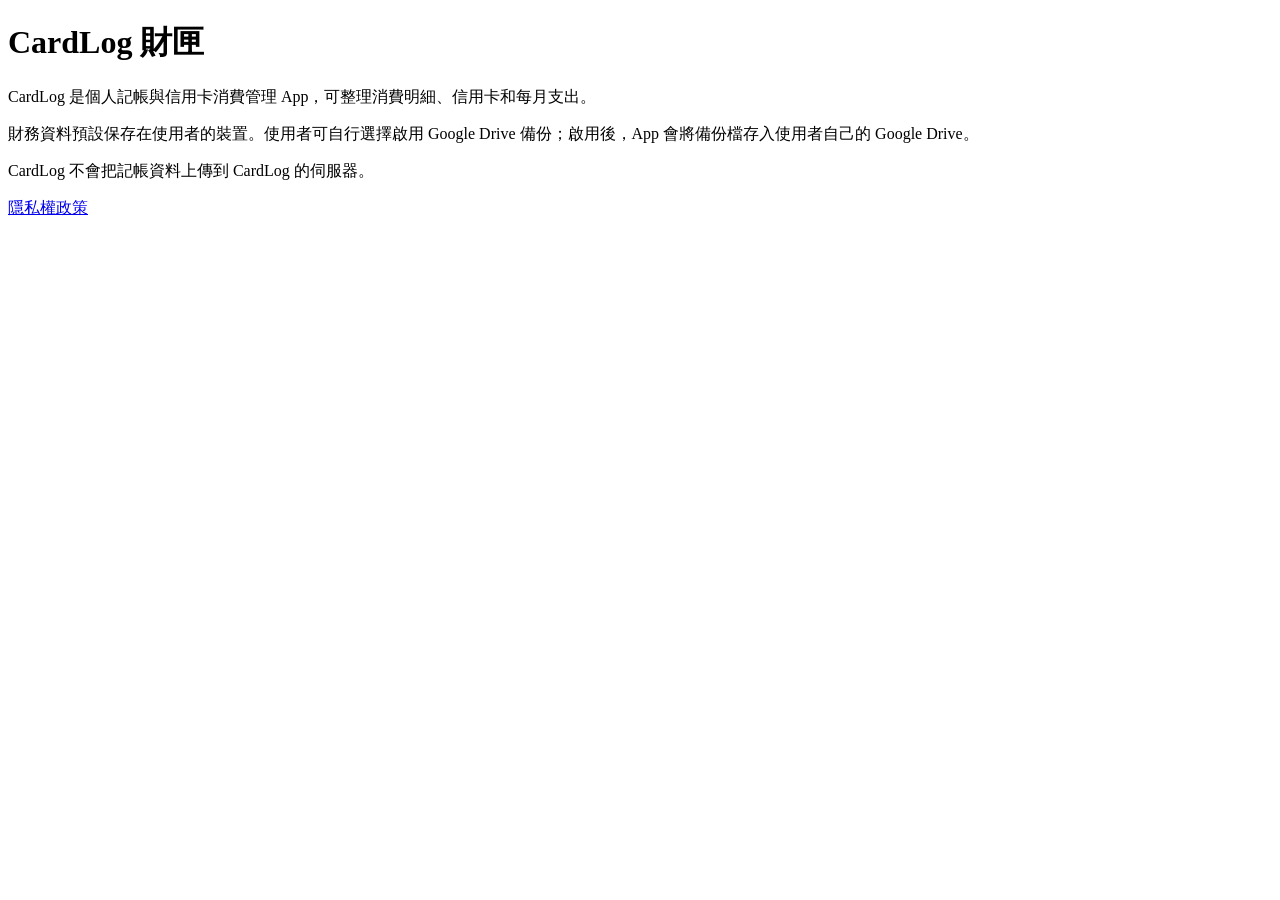
<file: index.html>
<!doctype html>
<html lang="zh-Hant">
<head>
  <meta charset="utf-8">
  <meta name="viewport" content="width=device-width, initial-scale=1">
  <title>CardLog 財匣</title>
</head>
<body>
  <main>
    <h1>CardLog 財匣</h1>
    <p>CardLog 是個人記帳與信用卡消費管理 App，可整理消費明細、信用卡和每月支出。</p>
    <p>財務資料預設保存在使用者的裝置。使用者可自行選擇啟用 Google Drive 備份；啟用後，App 會將備份檔存入使用者自己的 Google Drive。</p>
    <p>CardLog 不會把記帳資料上傳到 CardLog 的伺服器。</p>
    <p><a href="./privacy.html">隱私權政策</a></p>
  </main>
</body>
</html>
</file>
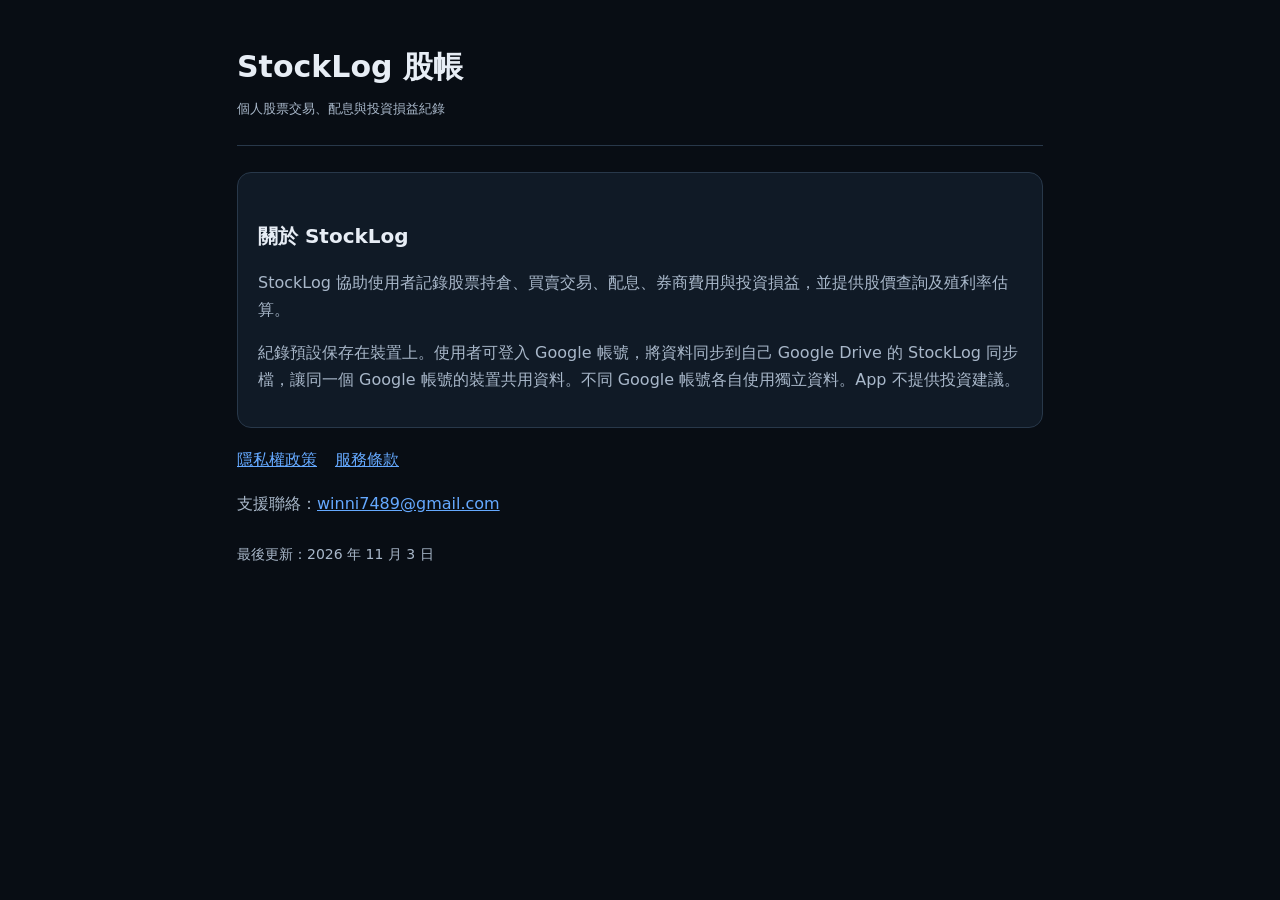
<file: stocklog/index.html>
<!doctype html>
<html lang="zh-Hant">
<head>
  <meta charset="utf-8">
  <meta name="viewport" content="width=device-width,initial-scale=1">
  <meta name="description" content="StockLog 股帳的功能介紹、隱私權政策與服務條款。">
  <title>StockLog 股帳</title>
  <link rel="stylesheet" href="style.css">
</head>
<body>
  <main>
    <header>
      <h1>StockLog 股帳</h1>
      <small>個人股票交易、配息與投資損益紀錄</small>
    </header>
    <section class="card">
      <h2>關於 StockLog</h2>
      <p>StockLog 協助使用者記錄股票持倉、買賣交易、配息、券商費用與投資損益，並提供股價查詢及殖利率估算。</p>
      <p>紀錄預設保存在裝置上。使用者可登入 Google 帳號，將資料同步到自己 Google Drive 的 StockLog 同步檔，讓同一個 Google 帳號的裝置共用資料。不同 Google 帳號各自使用獨立資料。App 不提供投資建議。</p>
    </section>
    <nav class="links" aria-label="法律資訊">
      <a href="privacy.html">隱私權政策</a>
      <a href="terms.html">服務條款</a>
    </nav>
    <p class="contact">支援聯絡：<a href="mailto:winni7489@gmail.com">winni7489@gmail.com</a></p>
    <footer>最後更新：2026 年 11 月 3 日</footer>
  </main>
</body>
</html>
</file>
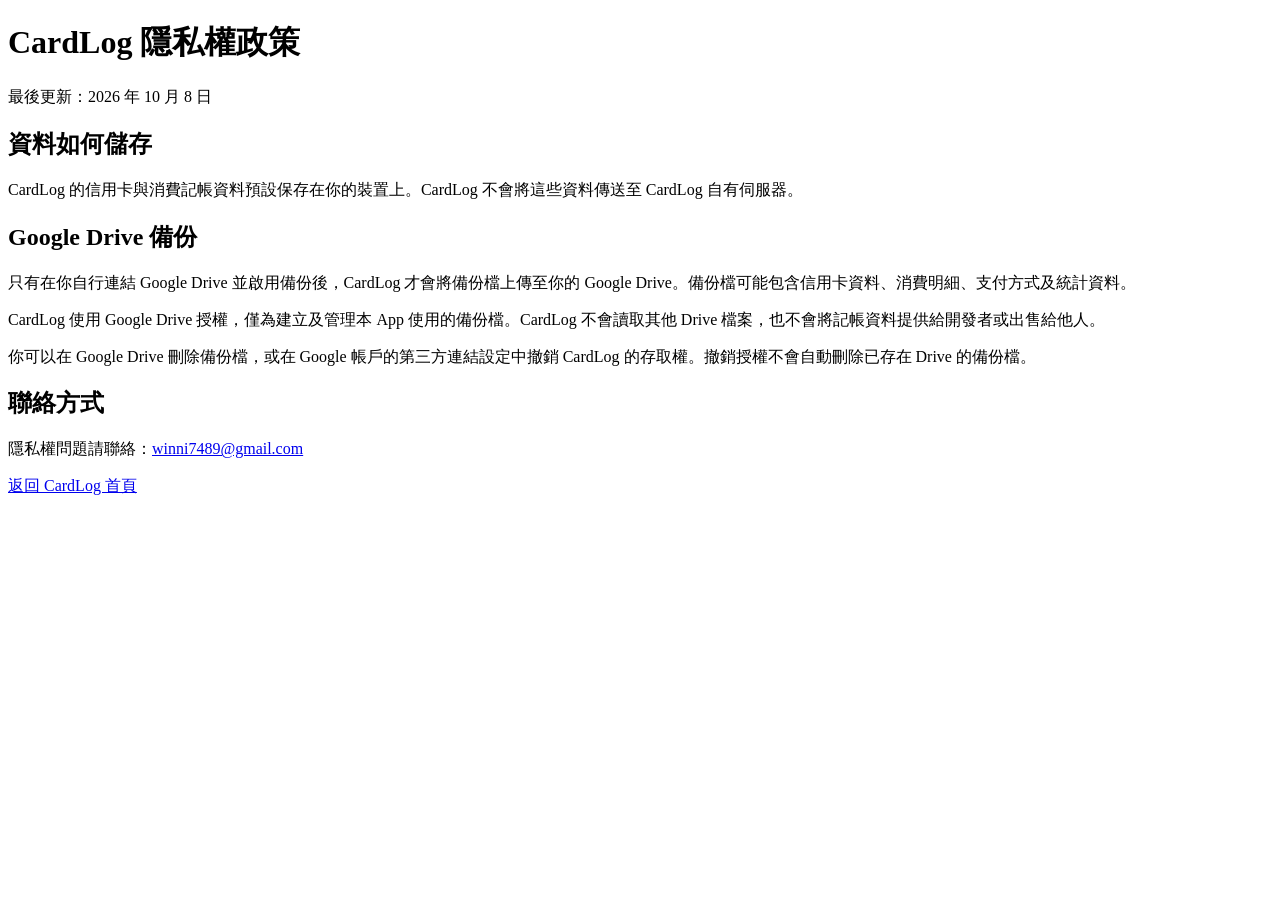
<file: privacy.html>
<!doctype html>
<html lang="zh-Hant">
<head>
  <meta charset="utf-8">
  <meta name="viewport" content="width=device-width, initial-scale=1">
  <title>CardLog 隱私權政策</title>
</head>
<body>
  <main>
    <h1>CardLog 隱私權政策</h1>
    <p>最後更新：2026 年 10 月 8 日</p>

    <h2>資料如何儲存</h2>
    <p>CardLog 的信用卡與消費記帳資料預設保存在你的裝置上。CardLog 不會將這些資料傳送至 CardLog 自有伺服器。</p>

    <h2>Google Drive 備份</h2>
    <p>只有在你自行連結 Google Drive 並啟用備份後，CardLog 才會將備份檔上傳至你的 Google Drive。備份檔可能包含信用卡資料、消費明細、支付方式及統計資料。</p>
    <p>CardLog 使用 Google Drive 授權，僅為建立及管理本 App 使用的備份檔。CardLog 不會讀取其他 Drive 檔案，也不會將記帳資料提供給開發者或出售給他人。</p>
    <p>你可以在 Google Drive 刪除備份檔，或在 Google 帳戶的第三方連結設定中撤銷 CardLog 的存取權。撤銷授權不會自動刪除已存在 Drive 的備份檔。</p>

    <h2>聯絡方式</h2>
    <p>隱私權問題請聯絡：<a href="mailto:winni7489@gmail.com">winni7489@gmail.com</a></p>

    <p><a href="./index.html">返回 CardLog 首頁</a></p>
  </main>
</body>
</html>
</file>
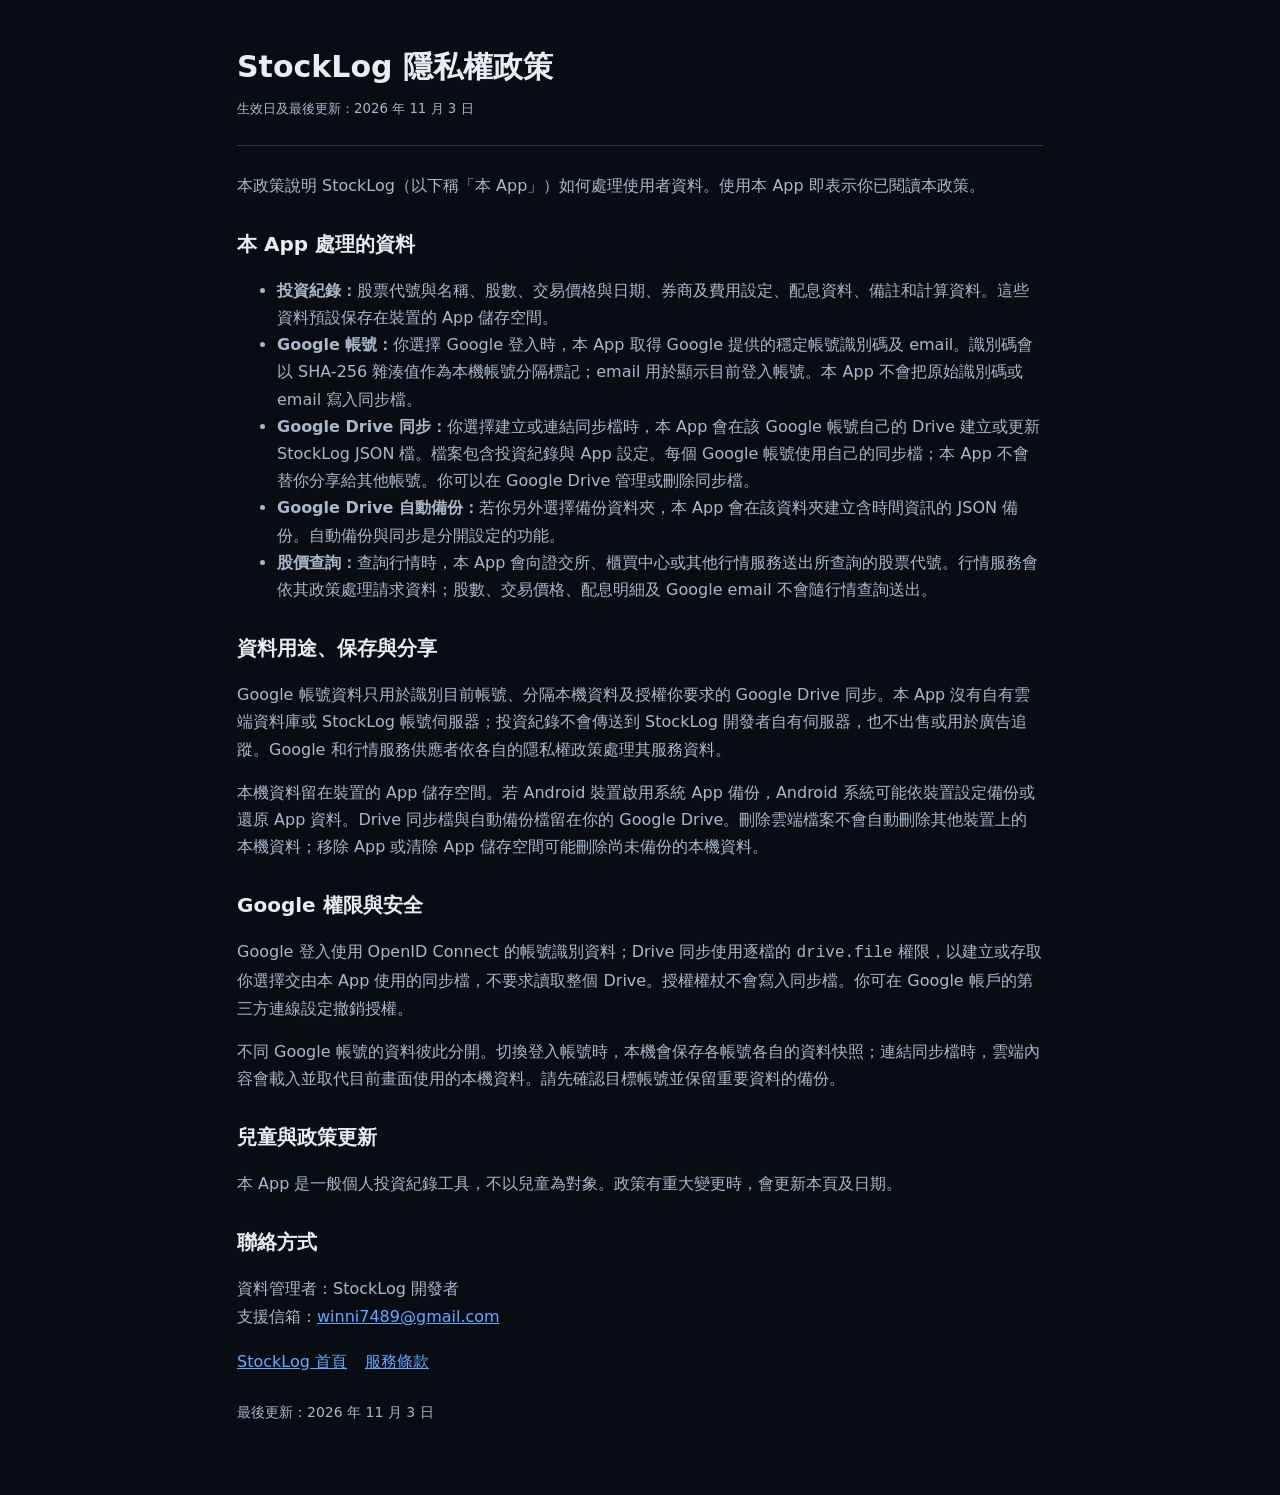
<file: stocklog/privacy.html>
<!doctype html>
<html lang="zh-Hant">
<head>
  <meta charset="utf-8">
  <meta name="viewport" content="width=device-width,initial-scale=1">
  <title>StockLog 隱私權政策</title>
  <link rel="stylesheet" href="style.css">
</head>
<body>
  <main>
    <header>
      <h1>StockLog 隱私權政策</h1>
      <small>生效日及最後更新：2026 年 11 月 3 日</small>
    </header>
    <p>本政策說明 StockLog（以下稱「本 App」）如何處理使用者資料。使用本 App 即表示你已閱讀本政策。</p>
    <h2>本 App 處理的資料</h2>
    <ul>
      <li><b>投資紀錄：</b>股票代號與名稱、股數、交易價格與日期、券商及費用設定、配息資料、備註和計算資料。這些資料預設保存在裝置的 App 儲存空間。</li>
      <li><b>Google 帳號：</b>你選擇 Google 登入時，本 App 取得 Google 提供的穩定帳號識別碼及 email。識別碼會以 SHA-256 雜湊值作為本機帳號分隔標記；email 用於顯示目前登入帳號。本 App 不會把原始識別碼或 email 寫入同步檔。</li>
      <li><b>Google Drive 同步：</b>你選擇建立或連結同步檔時，本 App 會在該 Google 帳號自己的 Drive 建立或更新 StockLog JSON 檔。檔案包含投資紀錄與 App 設定。每個 Google 帳號使用自己的同步檔；本 App 不會替你分享給其他帳號。你可以在 Google Drive 管理或刪除同步檔。</li>
      <li><b>Google Drive 自動備份：</b>若你另外選擇備份資料夾，本 App 會在該資料夾建立含時間資訊的 JSON 備份。自動備份與同步是分開設定的功能。</li>
      <li><b>股價查詢：</b>查詢行情時，本 App 會向證交所、櫃買中心或其他行情服務送出所查詢的股票代號。行情服務會依其政策處理請求資料；股數、交易價格、配息明細及 Google email 不會隨行情查詢送出。</li>
    </ul>
    <h2>資料用途、保存與分享</h2>
    <p>Google 帳號資料只用於識別目前帳號、分隔本機資料及授權你要求的 Google Drive 同步。本 App 沒有自有雲端資料庫或 StockLog 帳號伺服器；投資紀錄不會傳送到 StockLog 開發者自有伺服器，也不出售或用於廣告追蹤。Google 和行情服務供應者依各自的隱私權政策處理其服務資料。</p>
    <p>本機資料留在裝置的 App 儲存空間。若 Android 裝置啟用系統 App 備份，Android 系統可能依裝置設定備份或還原 App 資料。Drive 同步檔與自動備份檔留在你的 Google Drive。刪除雲端檔案不會自動刪除其他裝置上的本機資料；移除 App 或清除 App 儲存空間可能刪除尚未備份的本機資料。</p>
    <h2>Google 權限與安全</h2>
    <p>Google 登入使用 OpenID Connect 的帳號識別資料；Drive 同步使用逐檔的 <code>drive.file</code> 權限，以建立或存取你選擇交由本 App 使用的同步檔，不要求讀取整個 Drive。授權權杖不會寫入同步檔。你可在 Google 帳戶的第三方連線設定撤銷授權。</p>
    <p>不同 Google 帳號的資料彼此分開。切換登入帳號時，本機會保存各帳號各自的資料快照；連結同步檔時，雲端內容會載入並取代目前畫面使用的本機資料。請先確認目標帳號並保留重要資料的備份。</p>
    <h2>兒童與政策更新</h2>
    <p>本 App 是一般個人投資紀錄工具，不以兒童為對象。政策有重大變更時，會更新本頁及日期。</p>
    <h2>聯絡方式</h2>
    <p>資料管理者：StockLog 開發者<br>支援信箱：<a href="mailto:winni7489@gmail.com">winni7489@gmail.com</a></p>
    <nav class="links" aria-label="相關頁面">
      <a href="index.html">StockLog 首頁</a>
      <a href="terms.html">服務條款</a>
    </nav>
    <footer>最後更新：2026 年 11 月 3 日</footer>
  </main>
</body>
</html>
</file>
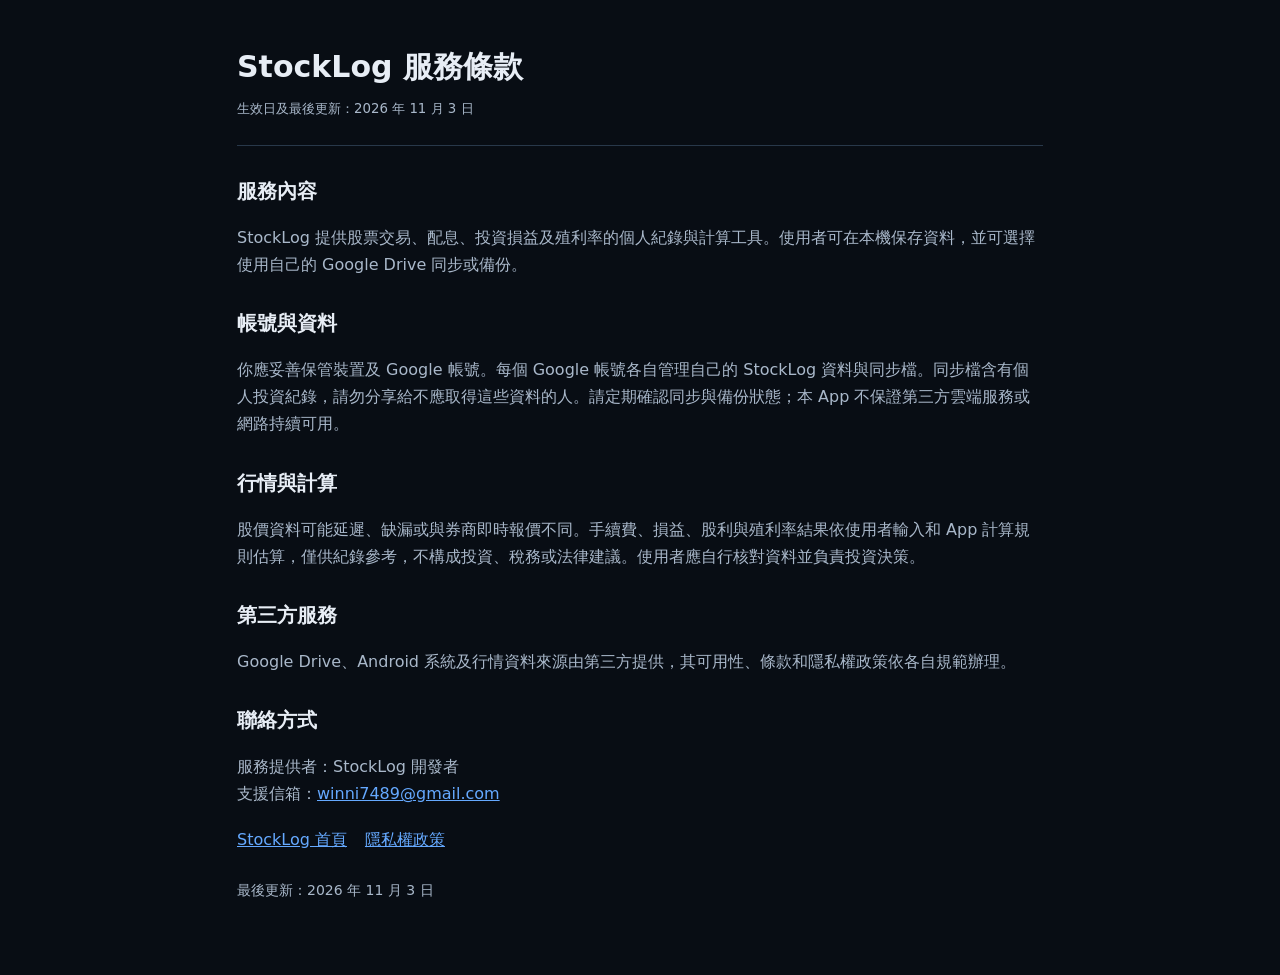
<file: stocklog/terms.html>
<!doctype html>
<html lang="zh-Hant">
<head>
  <meta charset="utf-8">
  <meta name="viewport" content="width=device-width,initial-scale=1">
  <title>StockLog 服務條款</title>
  <link rel="stylesheet" href="style.css">
</head>
<body>
  <main>
    <header>
      <h1>StockLog 服務條款</h1>
      <small>生效日及最後更新：2026 年 11 月 3 日</small>
    </header>
    <h2>服務內容</h2>
    <p>StockLog 提供股票交易、配息、投資損益及殖利率的個人紀錄與計算工具。使用者可在本機保存資料，並可選擇使用自己的 Google Drive 同步或備份。</p>
    <h2>帳號與資料</h2>
    <p>你應妥善保管裝置及 Google 帳號。每個 Google 帳號各自管理自己的 StockLog 資料與同步檔。同步檔含有個人投資紀錄，請勿分享給不應取得這些資料的人。請定期確認同步與備份狀態；本 App 不保證第三方雲端服務或網路持續可用。</p>
    <h2>行情與計算</h2>
    <p>股價資料可能延遲、缺漏或與券商即時報價不同。手續費、損益、股利與殖利率結果依使用者輸入和 App 計算規則估算，僅供紀錄參考，不構成投資、稅務或法律建議。使用者應自行核對資料並負責投資決策。</p>
    <h2>第三方服務</h2>
    <p>Google Drive、Android 系統及行情資料來源由第三方提供，其可用性、條款和隱私權政策依各自規範辦理。</p>
    <h2>聯絡方式</h2>
    <p>服務提供者：StockLog 開發者<br>支援信箱：<a href="mailto:winni7489@gmail.com">winni7489@gmail.com</a></p>
    <nav class="links" aria-label="相關頁面">
      <a href="index.html">StockLog 首頁</a>
      <a href="privacy.html">隱私權政策</a>
    </nav>
    <footer>最後更新：2026 年 11 月 3 日</footer>
  </main>
</body>
</html>
</file>
<file: stocklog/style.css>
:root { color-scheme: dark; --bg: #080d14; --panel: #101a26; --border: #28384a; --text: #e7edf5; --muted: #a9b8ca; --blue: #65a9ff; }
* { box-sizing: border-box; }
body { margin: 0; background: var(--bg); color: var(--text); font: 16px/1.7 system-ui, -apple-system, "Noto Sans TC", sans-serif; }
main { max-width: 850px; margin: 0 auto; padding: 40px 22px 72px; }
header { padding: 8px 0 24px; border-bottom: 1px solid var(--border); margin-bottom: 26px; }
h1 { font-size: 30px; line-height: 1.25; margin: 0 0 8px; }
h2 { font-size: 20px; margin: 28px 0 10px; }
p, li { color: var(--muted); }
a { color: var(--blue); }
.card { background: var(--panel); border: 1px solid var(--border); border-radius: 14px; padding: 18px 20px; margin: 14px 0; }
.links { display: flex; flex-wrap: wrap; gap: 18px; margin-top: 18px; }
small, footer { color: var(--muted); }
footer { margin-top: 26px; font-size: 14px; }
@media (max-width: 520px) { main { padding: 26px 16px 48px; } h1 { font-size: 26px; } .card { padding: 16px; } }
</file>
